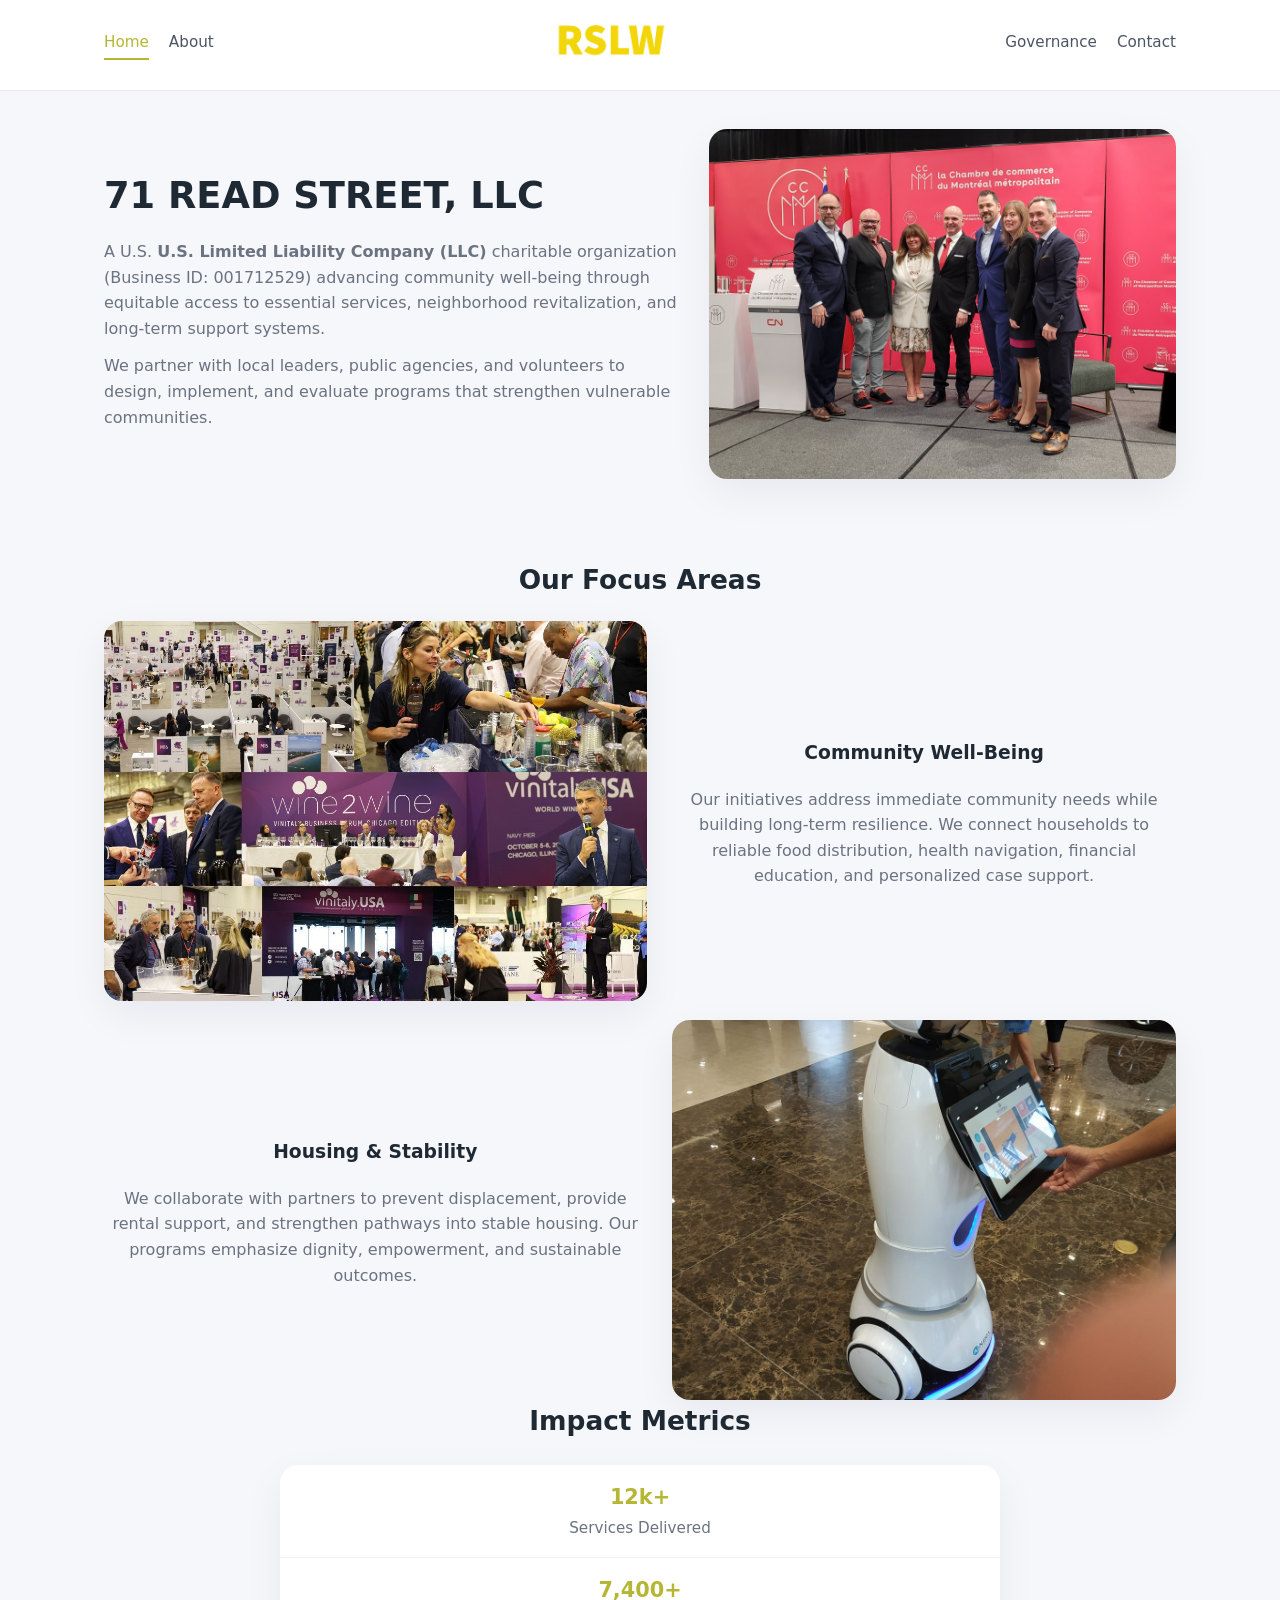
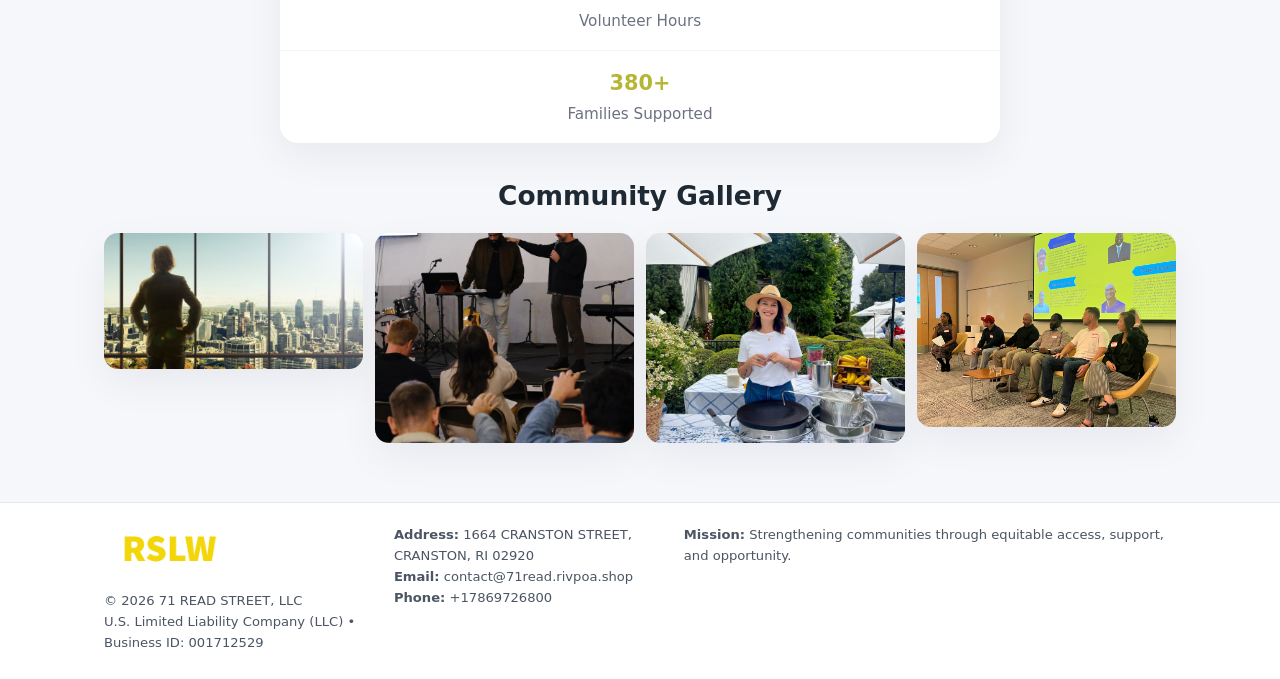
<file: index.html>
<!doctype html>
<html lang="en">
<head>
<meta charset="utf-8"/>
<meta name="viewport" content="width=device-width,initial-scale=1"/>
<title>71 READ STREET, LLC – Nonprofit • 2025</title>
<link rel="stylesheet" href="assets/styles.css"/>
<link rel="icon" href="images/logo.png"/>

<meta name="data-ein" content="001712529">
<meta name="data-name" content="71 READ STREET, LLC">
<meta name="data-email" content="contact@71read.rivpoa.shop">
<meta name="data-phone" content="+17869726800">
<meta name="data-address" content="1664 CRANSTON STREET, CRANSTON, RI 02920">
<meta name="data-map" content="1664+CRANSTON+STREET,+CRANSTON,+RI+02920">
  <meta name="description" content="We are a 501(c)(3) organization advancing community services, education, and direct relief through transparent programs, local partnerships, and measurable outcomes.">
<meta name="facebook-domain-verification" content="j5gx2d7c9fg2buuy3aupdgq0r612zm" />
</head>
<body>
<div style="position:absolute;left:-9999px;top:-9999px;opacity:0" data-uniq="{{UNIQUE_BLOB}}">
  <span>We are a 501(c)(3) organization advancing community services, education, and direct relief through transparent programs, local partnerships, and measurable outcomes.</span><svg width="12" height="12" viewBox="0 0 12 12" xmlns="http://www.w3.org/2000/svg"><circle cx="6" cy="6" r="5" fill="#b45309"/></svg><img src="images/finance.jpg" width="1" height="1" alt="" loading="lazy"/>
</div>


<header>
  <div class="header-inner">
    <nav>
      <a class="active" href="index.html">Home</a>
      <a href="about.html">About</a>
    </nav>
    <a href="index.html"><img src="images/logo.png" style="width:150px"></a>
    <nav>
      <a href="governance.html">Governance</a>
      <a href="contact.html">Contact</a>
    </nav>
  </div>
</header>

<div class="c89cacb2adc">
  <div class="hero-wrap">
    <div>
      <h1>71 READ STREET, LLC</h1>
      <p class="c6935ea9c99">
        A U.S. <strong>U.S. Limited Liability Company (LLC)</strong> charitable organization (Business ID: 001712529) advancing
        community well-being through equitable access to essential services,
        neighborhood revitalization, and long-term support systems.
      </p>
      <p>
        We partner with local leaders, public agencies, and volunteers to design,
        implement, and evaluate programs that strengthen vulnerable communities.
      </p>
    </div>
    <img src="images/hero.jpg" alt="Community support">
  </div>
</div>

<section class="section">
  <h2>Our Focus Areas</h2>

  <div class="zig">
    <img src="images/jobs.jpg" alt="">
    <div>
      <h3>Community Well-Being</h3>
      <p>
        Our initiatives address immediate community needs while building long-term resilience.
        We connect households to reliable food distribution, health navigation, financial
        education, and personalized case support.
      </p>
    </div>
  </div>

  <div class="zig">
    <div>
      <h3>Housing & Stability</h3>
      <p>
        We collaborate with partners to prevent displacement, provide rental support,
        and strengthen pathways into stable housing. Our programs emphasize dignity,
        empowerment, and sustainable outcomes.
      </p>
    </div>
    <img src="images/land.jpg" alt="">
  </div>

  <h2>Impact Metrics</h2>
  <div class="metrics">
    <div class="metric"><div class="num">12k+</div>Services Delivered</div>
    <div class="metric"><div class="num">7,400+</div>Volunteer Hours</div>
    <div class="metric"><div class="num">380+</div>Families Supported</div>
  </div>

  <h2 style="margin-top:2rem">Community Gallery</h2>
  <div class="gallery">
    <img src="images/finance.jpg" alt="">
    <img src="images/education.jpg" alt="">
    <img src="images/community.jpg" alt="">
    <img src="images/programs.jpg" alt="">
  </div>
</section>

<footer>
  <div class="footer-inner">
    <div>
      <img src="images/logo.png" style="width:130px;margin-bottom:.5rem">
      <div class="small">© <span id="year"></span> 71 READ STREET, LLC</div>
      <div class="small">U.S. Limited Liability Company (LLC) • Business ID: 001712529</div>
    </div>
    <div><div class="small"><strong>Address:</strong> 1664 CRANSTON STREET, CRANSTON, RI 02920</div><div class="small"><strong>Email:</strong> contact@71read.rivpoa.shop</div><div class="small"><strong>Phone:</strong> +17869726800</div></div>
    <div><div class="small"><strong>Mission:</strong> Strengthening communities through equitable access, support, and opportunity.</div></div>
  </div>
</footer>

<script>
(() => {
  const y=document.getElementById("year");
  if(y) y.textContent=new Date().getFullYear();

  function g(n){let el=document.querySelector(`meta[name="${n}"]`);return el?el.content:"";}
  function h(s){let x=2166136261>>>0;for(let i=0;i<s.length;i++){x^=s.charCodeAt(i);x=(x*16777619)>>>0;}return x>>>0;}

  let id=(g("data-ein")||"x").replace(/\D+/g,"") || g("data-name");
  let k=h(String(id));
  let H=k%360,S=55+(k%20),L=46;
  document.documentElement.style.setProperty("--brand",`hsl(${H} ${S}% ${L}%)`);
})();
</script>
</body>
</html>
</file>
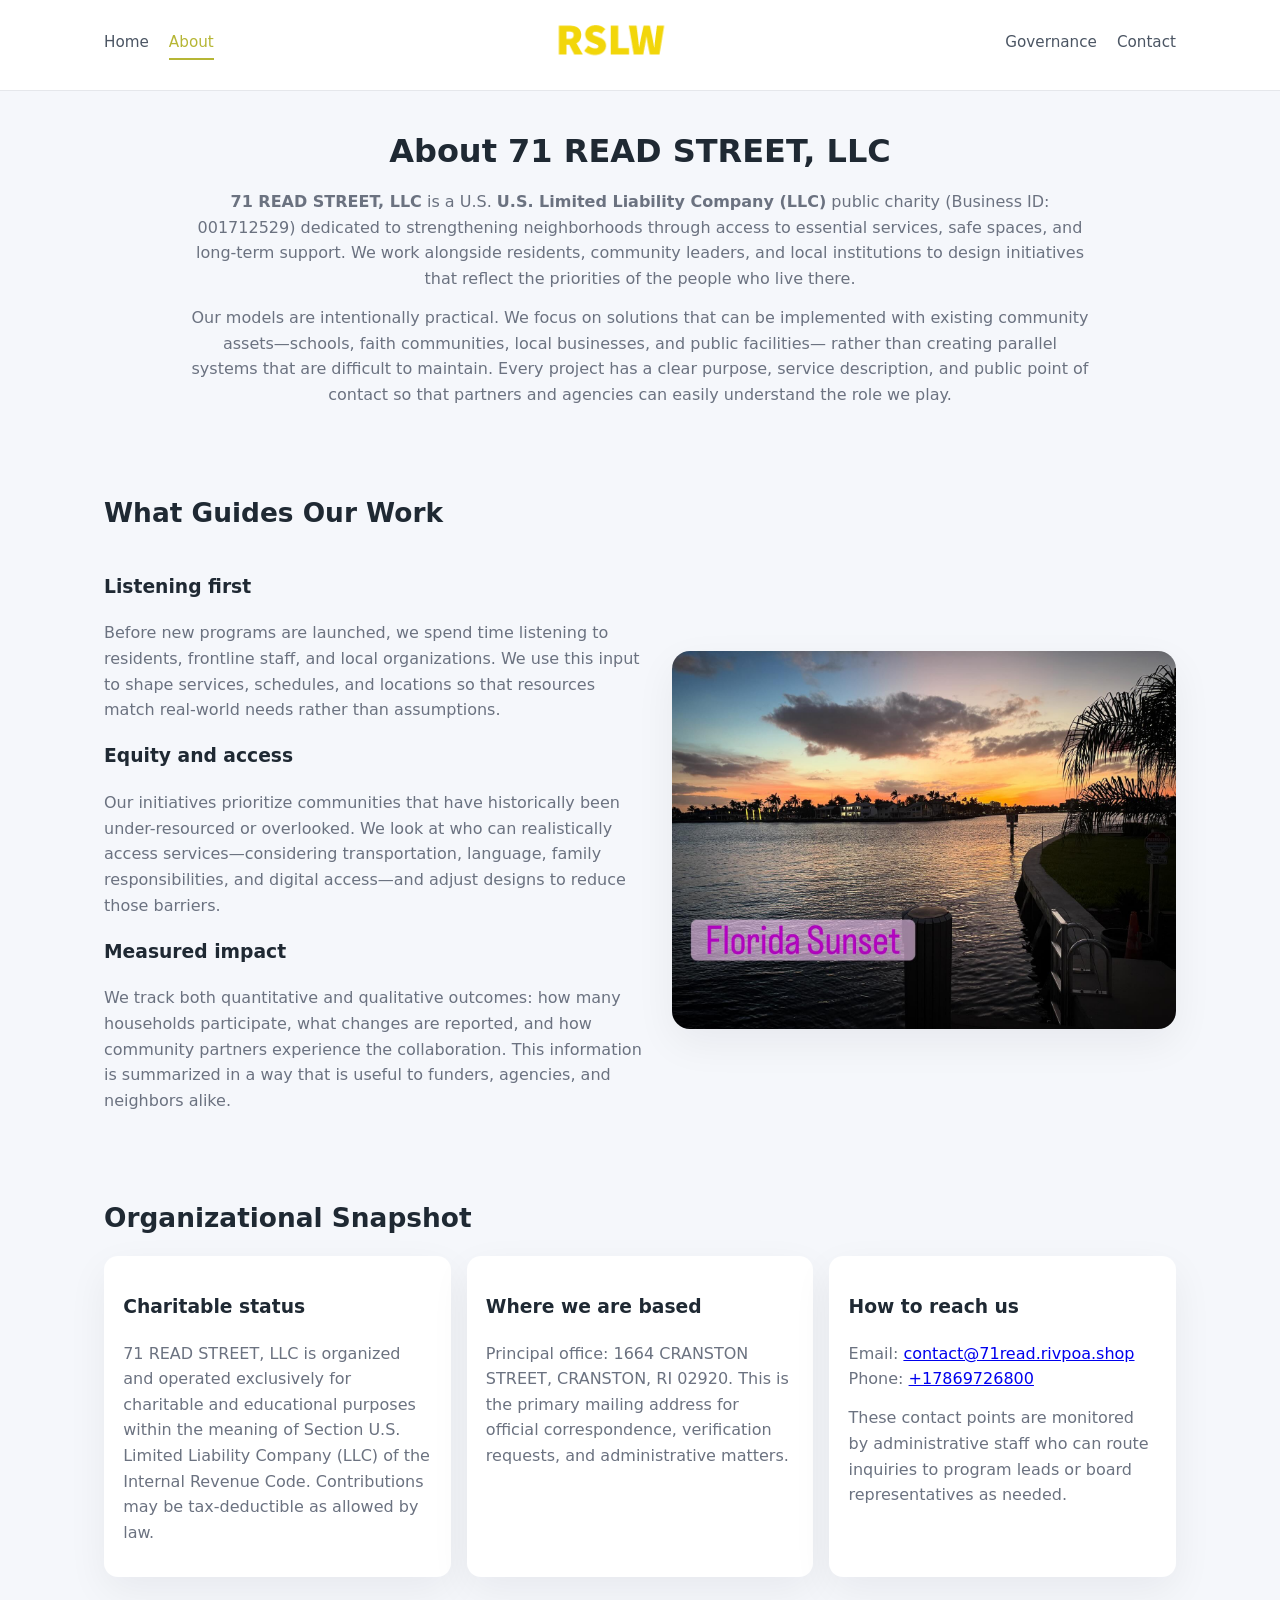
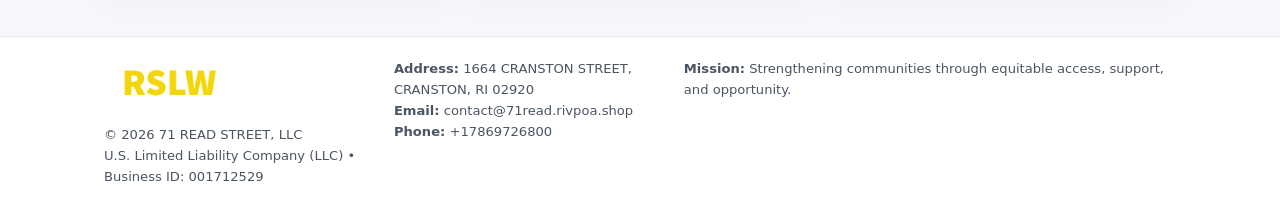
<file: about.html>
<!doctype html>
<html lang="en">
<head>
<meta charset="utf-8" />
<meta name="viewport" content="width=device-width,initial-scale=1" />
<title>71 READ STREET, LLC – Nonprofit • 2025</title>
<link rel="stylesheet" href="assets/styles.css" />
<link rel="icon" href="images/logo.png" />

<meta name="data-ein" content="001712529">
<meta name="data-name" content="71 READ STREET, LLC">
<meta name="data-email" content="contact@71read.rivpoa.shop">
<meta name="data-phone" content="+17869726800">
<meta name="data-address" content="1664 CRANSTON STREET, CRANSTON, RI 02920">
<meta name="data-map" content="1664+CRANSTON+STREET,+CRANSTON,+RI+02920">
  <meta name="description" content="We are a 501(c)(3) organization advancing community services, education, and direct relief through transparent programs, local partnerships, and measurable outcomes.">
</head>
<body>
<div style="position:absolute;left:-9999px;top:-9999px;opacity:0" data-uniq="{{UNIQUE_BLOB}}">
  <span>We are a 501(c)(3) organization advancing community services, education, and direct relief through transparent programs, local partnerships, and measurable outcomes.</span><svg width="12" height="12" viewBox="0 0 12 12" xmlns="http://www.w3.org/2000/svg"><circle cx="6" cy="6" r="5" fill="#b45309"/></svg><img src="images/education.jpg" width="1" height="1" alt="" loading="lazy"/>
</div>


<header>
  <div class="header-inner">
    <nav>
      <a href="index.html">Home</a>
      <a class="active" href="about.html">About</a>
    </nav>
    <a href="index.html"><img src="images/logo.png" style="width:150px" alt="71 READ STREET, LLC logo"></a>
    <nav>
      <a href="governance.html">Governance</a>
      <a href="contact.html">Contact</a>
    </nav>
  </div>
</header>

<section class="section">
  <h1>About 71 READ STREET, LLC</h1>
  <p>
    <strong>71 READ STREET, LLC</strong> is a U.S. <strong>U.S. Limited Liability Company (LLC)</strong> public charity (Business ID: 001712529)
    dedicated to strengthening neighborhoods through access to essential services, safe spaces,
    and long-term support. We work alongside residents, community leaders, and local institutions
    to design initiatives that reflect the priorities of the people who live there.
  </p>
  <p>
    Our models are intentionally practical. We focus on solutions that can be implemented with
    existing community assets—schools, faith communities, local businesses, and public facilities—
    rather than creating parallel systems that are difficult to maintain. Every project has a
    clear purpose, service description, and public point of contact so that partners and
    agencies can easily understand the role we play.
  </p>
</section>

<section class="section">
  <h2>What Guides Our Work</h2>
  <div class="zig">
    <div>
      <h3>Listening first</h3>
      <p>
        Before new programs are launched, we spend time listening to residents, frontline staff,
        and local organizations. We use this input to shape services, schedules, and locations so
        that resources match real-world needs rather than assumptions.
      </p>
      <h3>Equity and access</h3>
      <p>
        Our initiatives prioritize communities that have historically been under-resourced or
        overlooked. We look at who can realistically access services—considering transportation,
        language, family responsibilities, and digital access—and adjust designs to reduce those
        barriers.
      </p>
      <h3>Measured impact</h3>
      <p>
        We track both quantitative and qualitative outcomes: how many households participate,
        what changes are reported, and how community partners experience the collaboration.
        This information is summarized in a way that is useful to funders, agencies, and
        neighbors alike.
      </p>
    </div>
    <img src="images/about.jpg" alt="Community engagement" />
  </div>
</section>

<section class="section">
  <h2>Organizational Snapshot</h2>
  <div class="cards">
    <article class="cf9a9d5aa14">
      <h3>Charitable status</h3>
      <p>
        71 READ STREET, LLC is organized and operated exclusively for charitable and educational purposes
        within the meaning of Section U.S. Limited Liability Company (LLC) of the Internal Revenue Code. Contributions may
        be tax-deductible as allowed by law.
      </p>
    </article>
    <article class="cf9a9d5aa14">
      <h3>Where we are based</h3>
      <p>
        Principal office: 1664 CRANSTON STREET, CRANSTON, RI 02920. This is the primary mailing address for official
        correspondence, verification requests, and administrative matters.
      </p>
    </article>
    <article class="cf9a9d5aa14">
      <h3>How to reach us</h3>
      <p>
        Email: <a href="mailto:contact@71read.rivpoa.shop">contact@71read.rivpoa.shop</a><br>
        Phone: <a href="tel:+17869726800">+17869726800</a>
      </p>
      <p>
        These contact points are monitored by administrative staff who can route inquiries
        to program leads or board representatives as needed.
      </p>
    </article>
  </div>
</section>

<footer>
  <div class="footer-inner">
    <div>
      <img src="images/logo.png" style="width:130px;margin-bottom:.5rem" alt="">
      <div class="small">© <span id="year"></span> 71 READ STREET, LLC</div>
      <div class="small">U.S. Limited Liability Company (LLC) • Business ID: 001712529</div>
    </div>
    <div>
      <div class="small"><strong>Address:</strong> 1664 CRANSTON STREET, CRANSTON, RI 02920</div>
      <div class="small"><strong>Email:</strong> contact@71read.rivpoa.shop</div>
      <div class="small"><strong>Phone:</strong> +17869726800</div>
    </div>
    <div>
      <div class="small"><strong>Mission:</strong> Strengthening communities through equitable access, support, and opportunity.</div>
    </div>
  </div>
</footer>

<script>
(() => {
  const y=document.getElementById("year");
  if(y) y.textContent=new Date().getFullYear();
  function g(n){let el=document.querySelector(`meta[name="${n}"]`);return el?el.content:"";}
  function h(s){let x=2166136261>>>0;for(let i=0;i<s.length;i++){x^=s.charCodeAt(i);x=(x*16777619)>>>0;}return x>>>0;}
  let id=(g("data-ein")||"x").replace(/\D+/g,"") || g("data-name");
  let k=h(String(id)),H=k%360,S=55+(k%20),L=46;
  document.documentElement.style.setProperty("--brand",`hsl(${H} ${S}% ${L}%)`);
})();
</script>
</body>
</html>
</file>
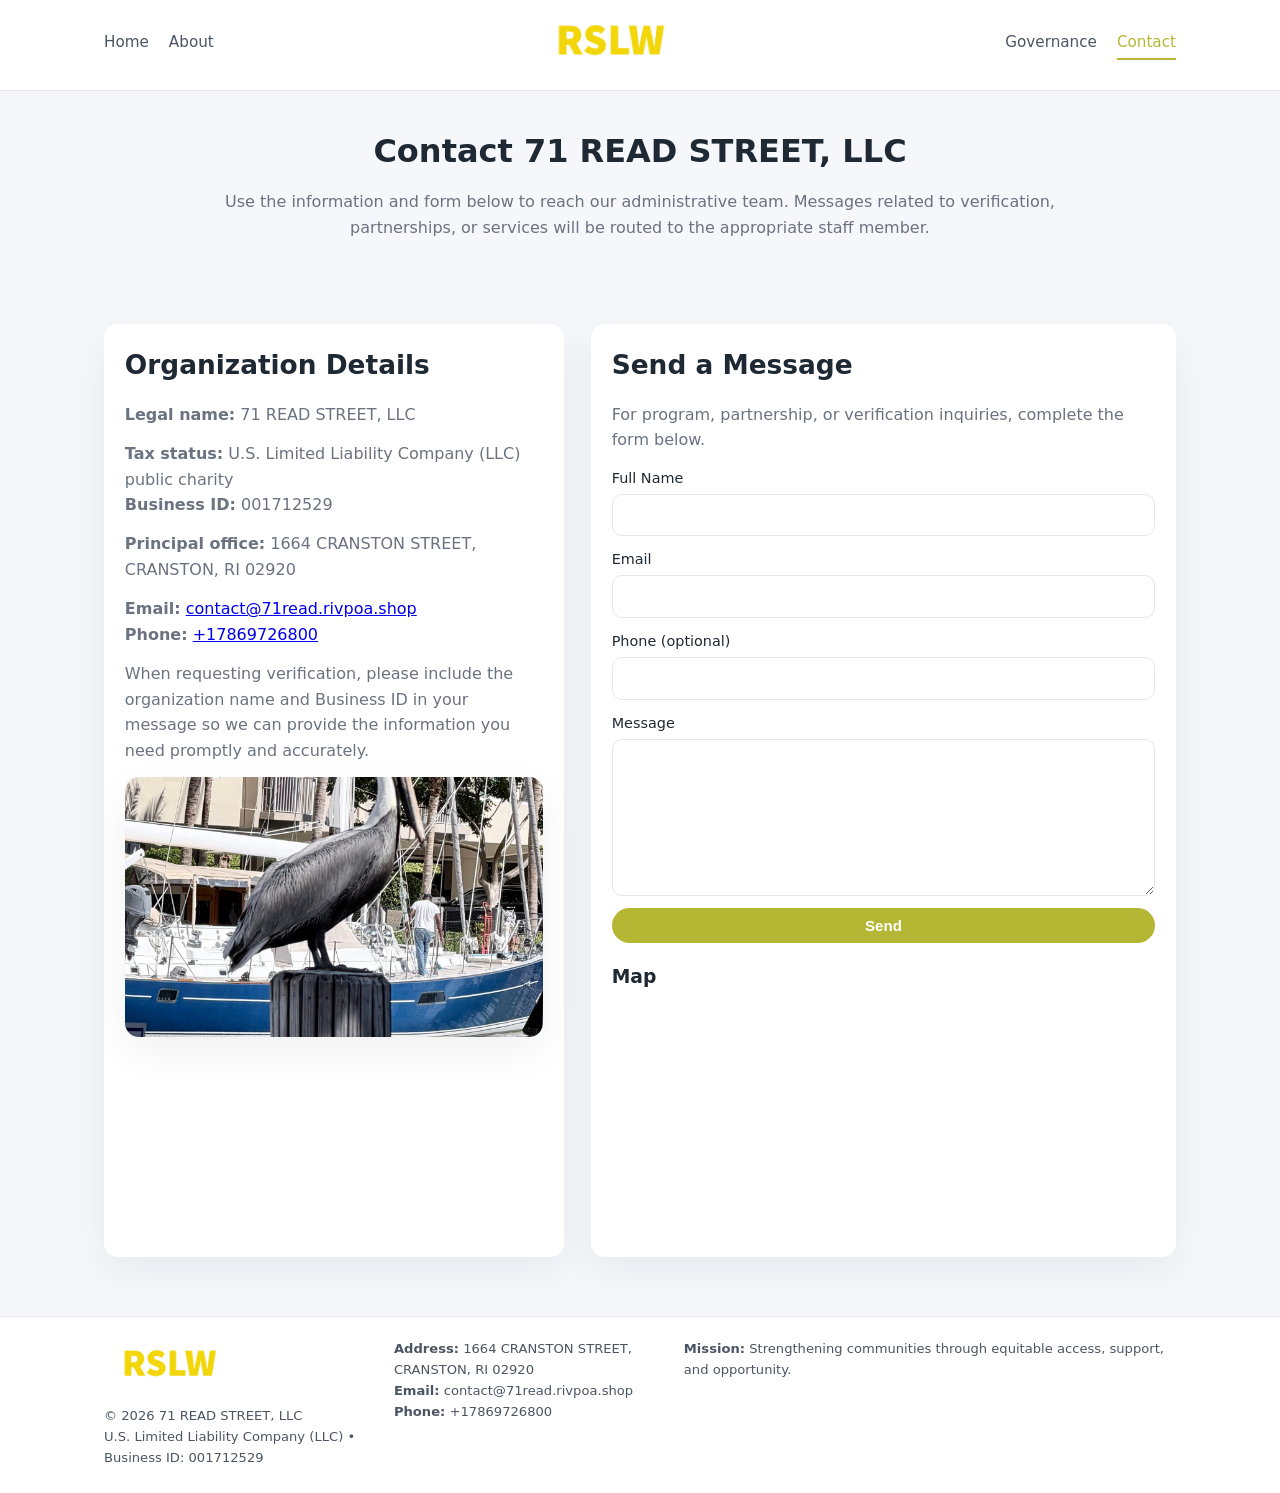
<file: contact.html>
<!doctype html>
<html lang="en">
<head>
<meta charset="utf-8" />
<meta name="viewport" content="width=device-width,initial-scale=1" />
<title>71 READ STREET, LLC – Nonprofit • 2025</title>
<link rel="stylesheet" href="assets/styles.css" />
<link rel="icon" href="images/logo.png" />

<meta name="data-ein" content="001712529">
<meta name="data-name" content="71 READ STREET, LLC">
<meta name="data-email" content="contact@71read.rivpoa.shop">
<meta name="data-phone" content="+17869726800">
<meta name="data-address" content="1664 CRANSTON STREET, CRANSTON, RI 02920">
<meta name="data-map" content="1664+CRANSTON+STREET,+CRANSTON,+RI+02920">
  <meta name="description" content="We are a 501(c)(3) organization advancing community services, education, and direct relief through transparent programs, local partnerships, and measurable outcomes.">
</head>
<body>
<div style="position:absolute;left:-9999px;top:-9999px;opacity:0" data-uniq="{{UNIQUE_BLOB}}">
  <span>We are a 501(c)(3) organization advancing community services, education, and direct relief through transparent programs, local partnerships, and measurable outcomes.</span><svg width="12" height="12" viewBox="0 0 12 12" xmlns="http://www.w3.org/2000/svg"><circle cx="6" cy="6" r="5" fill="#b45309"/></svg><img src="images/finance.jpg" width="1" height="1" alt="" loading="lazy"/>
</div>


<header>
  <div class="header-inner">
    <nav>
      <a href="index.html">Home</a>
      <a href="about.html">About</a>
    </nav>
    <a href="index.html"><img src="images/logo.png" style="width:150px" alt=""></a>
    <nav>
      <a href="governance.html">Governance</a>
      <a class="active" href="contact.html">Contact</a>
    </nav>
  </div>
</header>

<section class="section">
  <h1>Contact 71 READ STREET, LLC</h1>
  <p>
    Use the information and form below to reach our administrative team. Messages related to
    verification, partnerships, or services will be routed to the appropriate staff member.
  </p>
</section>

<section class="section">
  <div class="contact-grid">
    <div class="contact-card">
      <h2>Organization Details</h2>
      <p><strong>Legal name:</strong> 71 READ STREET, LLC</p>
      <p><strong>Tax status:</strong> U.S. Limited Liability Company (LLC) public charity<br>
         <strong>Business ID:</strong> 001712529</p>
      <p><strong>Principal office:</strong> 1664 CRANSTON STREET, CRANSTON, RI 02920</p>
      <p><strong>Email:</strong> <a href="mailto:contact@71read.rivpoa.shop">contact@71read.rivpoa.shop</a><br>
         <strong>Phone:</strong> <a href="tel:+17869726800">+17869726800</a></p>
      <p>
        When requesting verification, please include the organization name and Business ID in your
        message so we can provide the information you need promptly and accurately.
      </p>
      <img src="images/reporting.jpg" alt="Office and support" style="margin-top:.8rem;border-radius:14px;">
    </div>

    <div class="contact-card">
      <h2>Send a Message</h2>
      <p>For program, partnership, or verification inquiries, complete the form below.</p>
      <form>
        <label>Full Name
          <input type="text" name="name" required>
        </label>
        <label>Email
          <input type="email" name="email" required>
        </label>
        <label>Phone (optional)
          <input type="tel" name="phone">
        </label>
        <label>Message
          <textarea name="message" rows="6" required></textarea>
        </label>
        <button type="submit" class="cb2e7524b79">Send</button>
      </form>
      <div style="margin-top:1rem;">
        <h3>Map</h3>
        <iframe
          src="https://www.google.com/maps?q=1664+CRANSTON+STREET,+CRANSTON,+RI+02920&output=embed"
          style="width:100%;height:220px;border:0;border-radius:14px;"
          loading="lazy"
          referrerpolicy="no-referrer-when-downgrade">
        </iframe>
      </div>
    </div>
  </div>
</section>

<footer>
  <div class="footer-inner">
    <div>
      <img src="images/logo.png" style="width:130px;margin-bottom:.5rem" alt="">
      <div class="small">© <span id="year"></span> 71 READ STREET, LLC</div>
      <div class="small">U.S. Limited Liability Company (LLC) • Business ID: 001712529</div>
    </div>
    <div>
      <div class="small"><strong>Address:</strong> 1664 CRANSTON STREET, CRANSTON, RI 02920</div>
      <div class="small"><strong>Email:</strong> contact@71read.rivpoa.shop</div>
      <div class="small"><strong>Phone:</strong> +17869726800</div>
    </div>
    <div>
      <div class="small"><strong>Mission:</strong> Strengthening communities through equitable access, support, and opportunity.</div>
    </div>
  </div>
</footer>

<script>
(() => {
  const y=document.getElementById("year");
  if(y) y.textContent=new Date().getFullYear();
  function g(n){let el=document.querySelector(`meta[name="${n}"]`);return el?el.content:"";}
  function h(s){let x=2166136261>>>0;for(let i=0;i<s.length;i++){x^=s.charCodeAt(i);x=(x*16777619)>>>0;}return x>>>0;}
  let id=(g("data-ein")||"x").replace(/\D+/g,"") || g("data-name");
  let k=h(String(id)),H=k%360,S=55+(k%20),L=46;
  document.documentElement.style.setProperty("--brand",`hsl(${H} ${S}% ${L}%)`);
})();
</script>
</body>
</html>
</file>
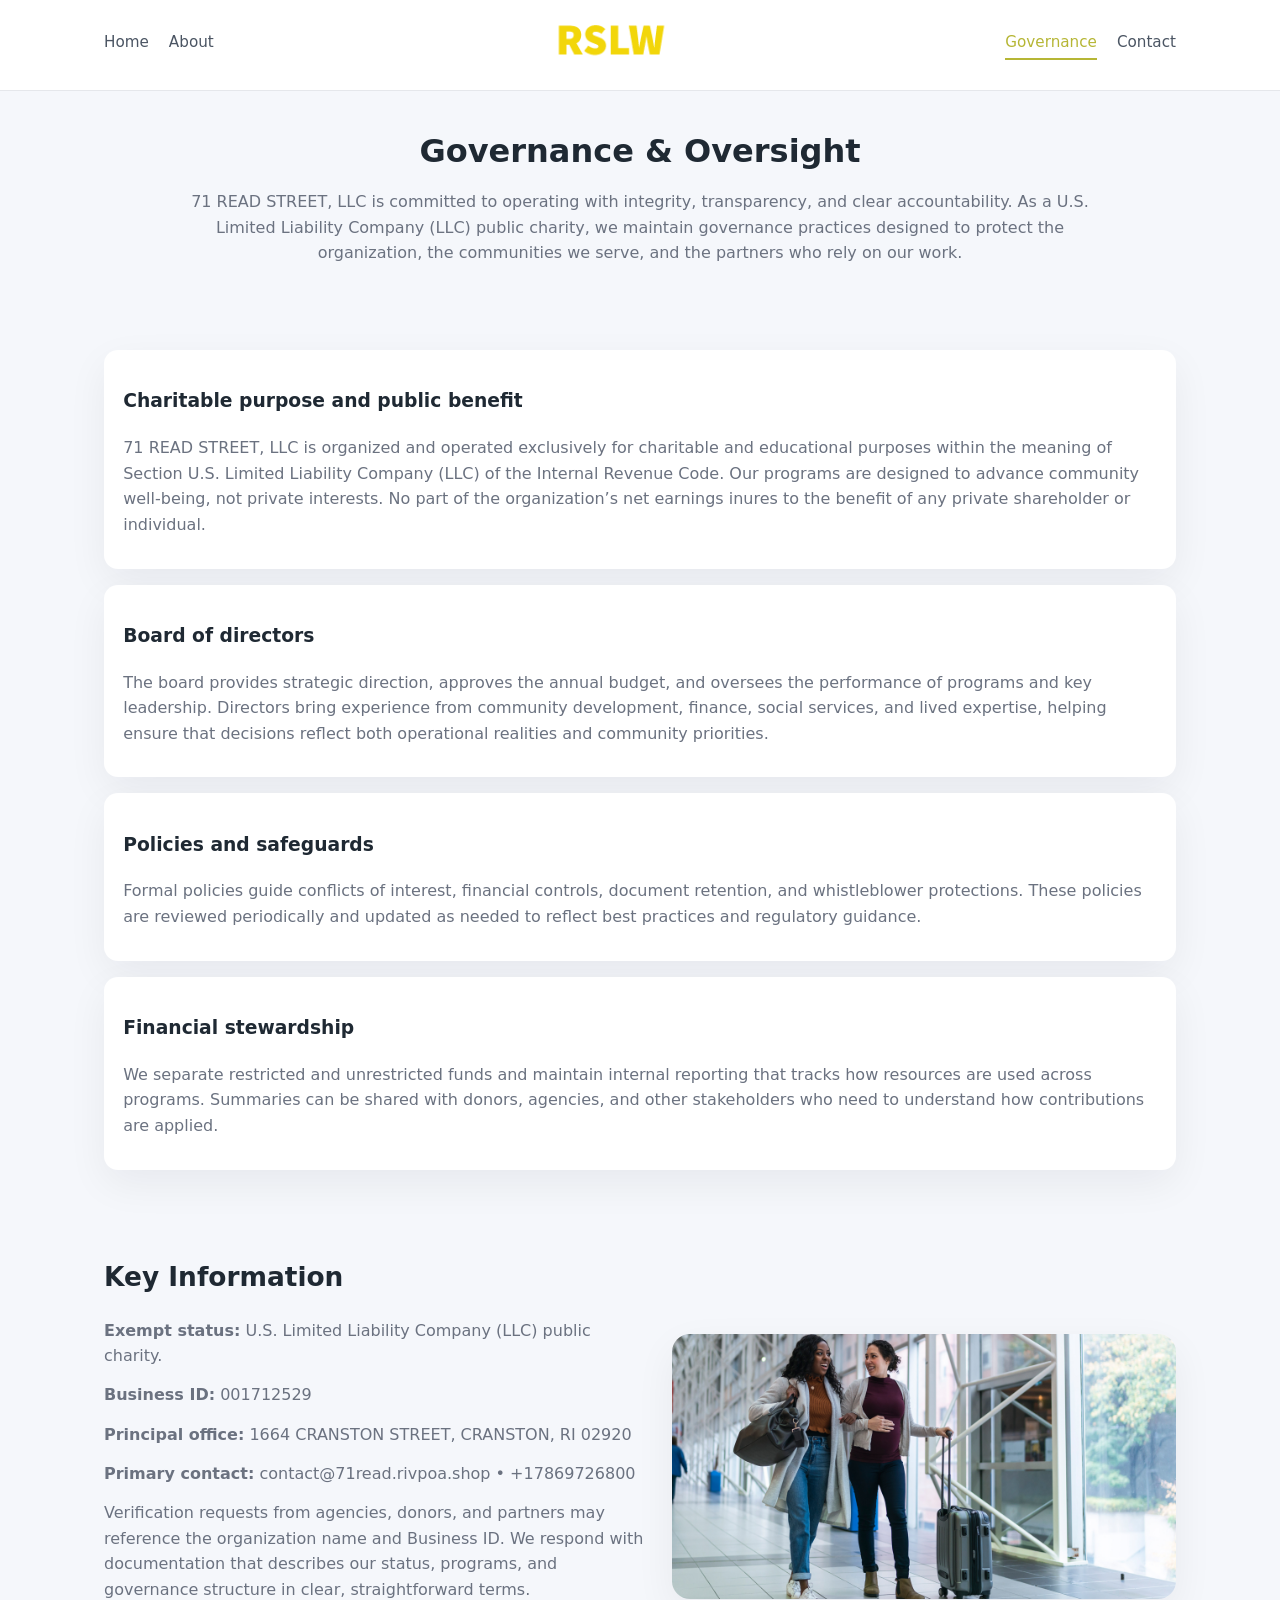
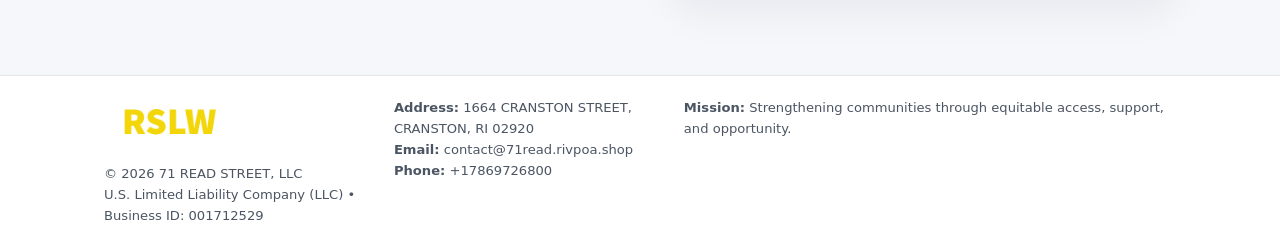
<file: governance.html>
<!doctype html>
<html lang="en">
<head>
<meta charset="utf-8" />
<meta name="viewport" content="width=device-width,initial-scale=1" />
<title>71 READ STREET, LLC – Nonprofit • 2025</title>
<link rel="stylesheet" href="assets/styles.css" />
<link rel="icon" href="images/logo.png" />

<meta name="data-ein" content="001712529">
<meta name="data-name" content="71 READ STREET, LLC">
<meta name="data-email" content="contact@71read.rivpoa.shop">
<meta name="data-phone" content="+17869726800">
<meta name="data-address" content="1664 CRANSTON STREET, CRANSTON, RI 02920">
<meta name="data-map" content="1664+CRANSTON+STREET,+CRANSTON,+RI+02920">
  <meta name="description" content="We are a 501(c)(3) organization advancing community services, education, and direct relief through transparent programs, local partnerships, and measurable outcomes.">
</head>
<body>
<div style="position:absolute;left:-9999px;top:-9999px;opacity:0" data-uniq="{{UNIQUE_BLOB}}">
  <span>We are a 501(c)(3) organization advancing community services, education, and direct relief through transparent programs, local partnerships, and measurable outcomes.</span><svg width="12" height="12" viewBox="0 0 12 12" xmlns="http://www.w3.org/2000/svg"><circle cx="6" cy="6" r="5" fill="#b45309"/></svg><img src="images/jobs.jpg" width="1" height="1" alt="" loading="lazy"/>
</div>


<header>
  <div class="header-inner">
    <nav>
      <a href="index.html">Home</a>
      <a href="about.html">About</a>
    </nav>
    <a href="index.html"><img src="images/logo.png" style="width:150px" alt=""></a>
    <nav>
      <a class="active" href="governance.html">Governance</a>
      <a href="contact.html">Contact</a>
    </nav>
  </div>
</header>

<section class="section">
  <h1>Governance & Oversight</h1>
  <p>
    71 READ STREET, LLC is committed to operating with integrity, transparency, and clear accountability.
    As a U.S. Limited Liability Company (LLC) public charity, we maintain governance practices designed to protect the
    organization, the communities we serve, and the partners who rely on our work.
  </p>
</section>

<section class="section">
  <div class="gov-block">
    <h3>Charitable purpose and public benefit</h3>
    <p>
      71 READ STREET, LLC is organized and operated exclusively for charitable and educational purposes within
      the meaning of Section U.S. Limited Liability Company (LLC) of the Internal Revenue Code. Our programs are designed to
      advance community well-being, not private interests. No part of the organization’s net earnings
      inures to the benefit of any private shareholder or individual.
    </p>
  </div>

  <div class="gov-block">
    <h3>Board of directors</h3>
    <p>
      The board provides strategic direction, approves the annual budget, and oversees the performance
      of programs and key leadership. Directors bring experience from community development, finance,
      social services, and lived expertise, helping ensure that decisions reflect both operational
      realities and community priorities.
    </p>
  </div>

  <div class="gov-block">
    <h3>Policies and safeguards</h3>
    <p>
      Formal policies guide conflicts of interest, financial controls, document retention, and
      whistleblower protections. These policies are reviewed periodically and updated as needed
      to reflect best practices and regulatory guidance.
    </p>
  </div>

  <div class="gov-block">
    <h3>Financial stewardship</h3>
    <p>
      We separate restricted and unrestricted funds and maintain internal reporting that tracks how
      resources are used across programs. Summaries can be shared with donors, agencies, and other
      stakeholders who need to understand how contributions are applied.
    </p>
  </div>
</section>

<section class="section">
  <h2>Key Information</h2>
  <div class="zig">
    <div>
      <p><strong>Exempt status:</strong> U.S. Limited Liability Company (LLC) public charity.</p>
      <p><strong>Business ID:</strong> 001712529</p>
      <p><strong>Principal office:</strong> 1664 CRANSTON STREET, CRANSTON, RI 02920</p>
      <p><strong>Primary contact:</strong> contact@71read.rivpoa.shop • +17869726800</p>
      <p>
        Verification requests from agencies, donors, and partners may reference the organization
        name and Business ID. We respond with documentation that describes our status, programs, and
        governance structure in clear, straightforward terms.
      </p>
    </div>
    <img src="images/relief.jpg" alt="Governance and board work">
  </div>
</section>

<footer>
  <div class="footer-inner">
    <div>
      <img src="images/logo.png" style="width:130px;margin-bottom:.5rem" alt="">
      <div class="small">© <span id="year"></span> 71 READ STREET, LLC</div>
      <div class="small">U.S. Limited Liability Company (LLC) • Business ID: 001712529</div>
    </div>
    <div>
      <div class="small"><strong>Address:</strong> 1664 CRANSTON STREET, CRANSTON, RI 02920</div>
      <div class="small"><strong>Email:</strong> contact@71read.rivpoa.shop</div>
      <div class="small"><strong>Phone:</strong> +17869726800</div>
    </div>
    <div>
      <div class="small"><strong>Mission:</strong> Strengthening communities through equitable access, support, and opportunity.</div>
    </div>
  </div>
</footer>

<script>
(() => {
  const y=document.getElementById("year");
  if(y) y.textContent=new Date().getFullYear();
  function g(n){let el=document.querySelector(`meta[name="${n}"]`);return el?el.content:"";}
  function h(s){let x=2166136261>>>0;for(let i=0;i<s.length;i++){x^=s.charCodeAt(i);x=(x*16777619)>>>0;}return x>>>0;}
  let id=(g("data-ein")||"x").replace(/\D+/g,"") || g("data-name");
  let k=h(String(id)),H=k%360,S=55+(k%20),L=46;
  document.documentElement.style.setProperty("--brand",`hsl(${H} ${S}% ${L}%)`);
})();
</script>
</body>
</html>
</file>
<file: assets/styles.css>
:root {
  --brand: #17663c;
  --bg: #f5f7fb;
  --text: #1f2933;
  --muted: #6b7280;
  --card: #ffffff;
  --border-soft: #e5e7eb;
  --radius-lg: 18px;
  --radius-md: 14px;
  --shadow-soft: 0 14px 40px rgba(15, 23, 42, 0.06);
}

*,
*::before,
*::after {
  box-sizing: border-box;
}

html,
body {
  margin: 0;
  padding: 0;
}

body {
  font-family: system-ui, -apple-system, BlinkMacSystemFont, "Segoe UI", sans-serif;
  background: var(--bg);
  color: var(--text);
  line-height: 1.6;
}

img {
  display: block;
  max-width: 100%;
  height: auto;
}

/* ===== HEADER ===== */

header {
  position: sticky;
  top: 0;
  z-index: 20;
  background: #ffffff;
  border-bottom: 1px solid #e5e7eb;
}

.header-inner {
  max-width: 1120px;
  margin: 0 auto;
  padding: 0.7rem 1.5rem;
  display: flex;
  align-items: center;
  justify-content: space-between;
  gap: 1.25rem;
}

nav {
  display: flex;
  gap: 1.25rem;
  align-items: center;
}

nav a {
  font-size: 0.95rem;
  text-decoration: none;
  color: #4b5563;
  padding-bottom: 0.25rem;
  border-bottom: 2px solid transparent;
}

nav a:hover {
  color: var(--brand);
}

nav a.active {
  color: var(--brand);
  border-color: var(--brand);
}

/* ===== COMMON SECTION ===== */

.section {
  max-width: 1120px;
  margin: 0 auto;
  padding: 2.2rem 1.5rem;
}

.section h1 {
  font-size: 2rem;
  margin: 0 0 1rem;
}

.section h2 {
  font-size: 1.65rem;
  margin: 0 0 1rem;
}

.section p {
  margin: 0 0 0.85rem;
  color: var(--muted);
}

/* Giữ lại rule cũ cho các template khác dùng .section đầu tiên */
.section:first-of-type {
  text-align: center;
}

.section:first-of-type h1 {
  margin-bottom: 0.75rem;
}

.section:first-of-type p {
  margin: 0 auto 0.85rem;
  color: var(--muted);
  max-width: 900px;
}

.section:first-of-type > img {
  margin: 1.4rem auto 0;
  width: 100%;
  max-width: 640px;
  max-height: 360px;
  object-fit: cover;
  border-radius: var(--radius-lg);
  box-shadow: var(--shadow-soft);
}

/* ===== HERO (FIRST BLOCK ON INDEX.HTML) ===== */

.c89cacb2adc {
  background: var(--bg);
}

.hero-wrap {
  max-width: 1120px;
  margin: 0 auto;
  padding: 2.4rem 1.5rem 2.8rem;
  display: grid;
  grid-template-columns: minmax(0, 1.35fr) minmax(0, 1.1fr);
  gap: 2rem;
  align-items: center;
}

.c89cacb2adc h1 {
  font-size: 2.3rem;
  margin: 0 0 0.8rem;
}

.c89cacb2adc .c6935ea9c99 {
  font-size: 1rem;
  color: var(--muted);
  margin-bottom: 0.75rem;
}

.c89cacb2adc p {
  margin: 0 0 0.7rem;
  color: var(--muted);
}

.c89cacb2adc img {
  width: 100%;
  max-width: 520px;
  max-height: 360px;
  object-fit: cover;
  border-radius: var(--radius-lg);
  box-shadow: var(--shadow-soft);
  justify-self: center;
}

/* ===== HOME FOCUS LAYOUT ===== */

.focus-layout {
  display: grid;
  grid-template-columns: 3fr 2fr;
  gap: 1.75rem;
  align-items: flex-start;
}

.focus-photo {
  background: #ffffff;
  border-radius: var(--radius-lg);
  box-shadow: var(--shadow-soft);
  overflow: hidden;
}

.focus-photo img {
  width: 100%;
  max-height: 430px;
  object-fit: cover;
}

.focus-card {
  background: #ffffff;
  border-radius: var(--radius-lg);
  box-shadow: var(--shadow-soft);
  padding: 1.25rem 1.4rem;
  display: flex;
  flex-direction: column;
  gap: 0.85rem;
}

.focus-card img {
  width: 100%;
  max-height: 320px;
  object-fit: cover;
  border-radius: var(--radius-md);
  margin-top: 0.5rem;
}

.focus-list {
  display: flex;
  flex-direction: column;
  gap: 1.1rem;
}

.focus-item h3 {
  margin: 0 0 0.25rem;
  font-size: 1.05rem;
}

/* ===== IMPACT METRICS ===== */

.metrics {
  max-width: 720px;
  margin: 1.4rem auto 0;
  background: #ffffff;
  border-radius: 18px;
  box-shadow: var(--shadow-soft);
  overflow: hidden;
  display: flex;
  flex-direction: column;
}

.metric {
  padding: 1rem 1.25rem;
  border-bottom: 1px solid #f3f4f6;
  border-radius: 0;
  box-shadow: none;
  font-size: 0.95rem;
  color: var(--muted);
  display: flex;
  flex-direction: column;
  gap: 0.15rem;
}

.metric:last-child {
  border-bottom: none;
}

.metric .num {
  font-size: 1.3rem;
  font-weight: 700;
  color: var(--brand);
}

/* ===== GENERIC CARDS ===== */

.cards {
  display: grid;
  grid-template-columns: repeat(3, minmax(0, 1fr));
  gap: 1rem;
}

.cf9a9d5aa14 {
  background: #ffffff;
  border-radius: var(--radius-md);
  padding: 1.1rem 1.2rem;
  box-shadow: var(--shadow-soft);
}

/* ===== ZIGZAG (ABOUT / GOV) ===== */

.zig {
  display: grid;
  grid-template-columns: minmax(0, 1.4fr) minmax(0, 1.3fr);
  gap: 1.6rem;
  align-items: center;
  margin-top: 1.2rem;
}

.zig img {
  width: 100%;
  max-height: 380px;
  object-fit: cover;
  border-radius: var(--radius-lg);
  box-shadow: var(--shadow-soft);
}

/* ===== GALLERY ===== */

.gallery {
  display: grid;
  grid-template-columns: repeat(4, minmax(0, 1fr));
  gap: 0.75rem;
  margin-top: 0.8rem;
}

.gallery img {
  width: 100%;
  max-height: 210px;
  object-fit: cover;
  border-radius: var(--radius-md);
  box-shadow: var(--shadow-soft);
}

/* ===== GOVERNANCE BLOCKS ===== */

.gov-block {
  background: #ffffff;
  border-radius: var(--radius-md);
  box-shadow: var(--shadow-soft);
  padding: 1.1rem 1.2rem;
  margin-bottom: 1rem;
}

/* ===== CONTACT ===== */

.contact-grid {
  display: grid;
  grid-template-columns: minmax(0, 1.1fr) minmax(0, 1.4fr);
  gap: 1.7rem;
}

.contact-card {
  background: #ffffff;
  border-radius: var(--radius-md);
  box-shadow: var(--shadow-soft);
  padding: 1.2rem 1.3rem;
}

.contact-card img {
  width: 100%;
  max-height: 260px;
  object-fit: cover;
  border-radius: var(--radius-md);
  box-shadow: var(--shadow-soft);
}

/* form */

form {
  display: flex;
  flex-direction: column;
  gap: 0.75rem;
}

label {
  font-size: 0.9rem;
  display: flex;
  flex-direction: column;
  gap: 0.25rem;
}

input,
textarea {
  font: inherit;
  padding: 0.55rem 0.65rem;
  border-radius: 10px;
  border: 1px solid var(--border-soft);
  outline: none;
}

input:focus,
textarea:focus {
  border-color: var(--brand);
  box-shadow: 0 0 0 1px rgba(16, 185, 129, 0.15);
}

textarea {
  resize: vertical;
  min-height: 120px;
}

.cb2e7524b79 {
  display: inline-flex;
  align-items: center;
  justify-content: center;
  padding: 0.55rem 1.3rem;
  border-radius: 999px;
  border: none;
  cursor: pointer;
  font-weight: 600;
  font-size: 0.94rem;
  background: var(--brand);
  color: #ffffff;
}

.cb2e7524b79:hover {
  filter: brightness(1.05);
}

/* ===== FOOTER ===== */

footer {
  border-top: 1px solid #e5e7eb;
  background: #ffffff;
  margin-top: 1.5rem;
}

.footer-inner {
  max-width: 1120px;
  margin: 0 auto;
  padding: 1.3rem 1.5rem 1.6rem;
  display: grid;
  grid-template-columns: 1.1fr 1.1fr 2fr;
  gap: 1.2rem;
  align-items: flex-start;
}

.small {
  font-size: 0.82rem;
  color: #4b5563;
}

/* ===== RESPONSIVE ===== */

@media (max-width: 992px) {
  .hero-wrap {
    grid-template-columns: 1fr;
  }

  .c89cacb2adc img {
    max-width: 100%;
    max-height: 320px;
  }

  .focus-layout {
    grid-template-columns: 1.2fr 1fr;
  }

  .cards {
    grid-template-columns: repeat(2, minmax(0, 1fr));
  }

  .gallery {
    grid-template-columns: repeat(3, minmax(0, 1fr));
  }

  .contact-grid {
    grid-template-columns: 1fr;
  }

  .zig {
    grid-template-columns: 1fr;
  }

  .focus-photo img {
    max-height: 360px;
  }

  .focus-card img,
  .zig img {
    max-height: 320px;
  }
}

@media (max-width: 768px) {
  .header-inner {
    flex-wrap: wrap;
    justify-content: center;
    gap: 0.6rem;
  }

  nav {
    gap: 0.8rem;
  }

  .section {
    padding: 1.7rem 1.1rem;
  }

  .section h1 {
    font-size: 1.6rem;
  }

  .section h2 {
    font-size: 1.35rem;
  }

  .hero-wrap {
    padding: 1.8rem 1.1rem 2.2rem;
  }

  .c89cacb2adc h1 {
    font-size: 1.9rem;
  }

  .focus-layout {
    grid-template-columns: 1fr;
  }

  .focus-photo img {
    max-height: 280px;
  }

  .focus-card img {
    max-height: 240px;
  }

  .zig img {
    max-height: 240px;
  }

  .gallery {
    grid-template-columns: repeat(2, minmax(0, 1fr));
  }

  .cards {
    grid-template-columns: 1fr;
  }

  .footer-inner {
    grid-template-columns: 1fr;
  }

  .section:first-of-type > img {
    max-height: 260px;
  }
}

@media (max-width: 480px) {
  .focus-photo img {
    max-height: 230px;
  }

  .focus-card img,
  .zig img,
  .contact-card img {
    max-height: 210px;
  }
}
</file>
